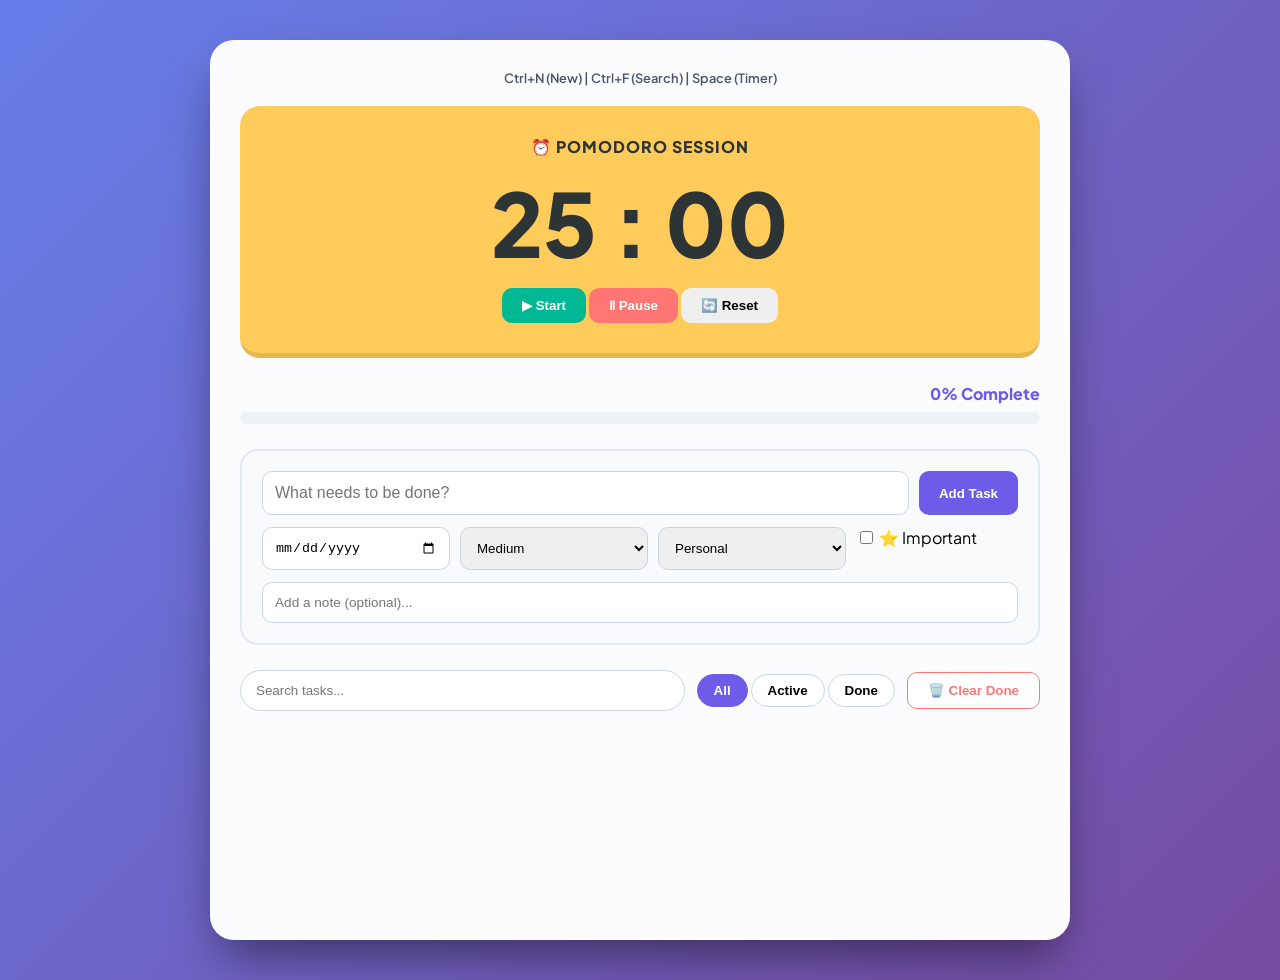
<file: index.html>
<!DOCTYPE html>
<html lang="en">
<head>
    <meta charset="UTF-8">
    <meta name="viewport" content="width=device-width, initial-scale=1.0">
    <title>Pro Task & Timer</title>
    <link rel="stylesheet" href="style.css">
    <link href="https://fonts.googleapis.com/css2?family=Plus+Jakarta+Sans:wght@400;600;800&display=swap" rel="stylesheet">
</head>
<body>

<div class="app-container">
    <div class="shortcut-strip">
        <span>Ctrl+N (New)</span> | <span>Ctrl+F (Search)</span> | <span>Space (Timer)</span>
    </div>

    <div class="timer-card">
        <div class="timer-label">⏰ Pomodoro Session</div>
        <div id="timer-display">25 : 00</div>
        <div class="timer-controls">
            <button class="btn btn-start" id="start-btn">▶ Start</button>
            <button class="btn btn-pause" id="pause-btn">Ⅱ Pause</button>
            <button class="btn btn-reset" id="reset-btn">🔄 Reset</button>
        </div>
    </div>

    <div class="progress-section">
        <div class="progress-meta">
            <span id="progress-text">0% Complete</span>
        </div>
        <div class="progress-track"><div id="progress-fill"></div></div>
    </div>

    <div class="input-card">
        <div class="input-row">
            <input type="text" id="task-name" placeholder="What needs to be done?">
            <button class="btn btn-primary" id="add-task-btn">Add Task</button>
        </div>
        <div class="input-row secondary">
            <input type="date" id="task-date">
            <select id="task-priority">
                <option value="Low">Low Priority</option>
                <option value="Medium" selected>Medium</option>
                <option value="High">High Priority</option>
            </select>
            <select id="task-category">
                <option value="Personal">Personal</option>
                <option value="Work">Work</option>
                <option value="Study">Study</option>
            </select>
            <label class="star-label">
                <input type="checkbox" id="task-important"> ⭐ Important
            </label>
        </div>
        <input type="text" id="task-note" placeholder="Add a note (optional)..." class="note-input">
    </div>

    <div class="action-bar">
        <div class="search-box">
            <input type="text" id="searchInput" placeholder="Search tasks...">
        </div>
        <div class="filter-pills">
            <button class="pill active" data-filter="all">All</button>
            <button class="pill" data-filter="active">Active</button>
            <button class="pill" data-filter="completed">Done</button>
        </div>
        <button class="btn btn-danger" id="clear-completed-btn">🗑️ Clear Done</button>
    </div>

    <ul id="task-list" class="task-list"></ul>
</div>

<script src="script.js"></script>
</body>
</html>
</file>
<file: style.css>
:root {
    --bg-grad: linear-gradient(135deg, #667eea 0%, #764ba2 100%);
    --timer-yellow: #ffcc5c;
    --accent-purple: #6c5ce7;
    --success-green: #00b894;
    --danger-red: #ff7675;
    --white: #ffffff;
}

body {
    font-family: 'Plus Jakarta Sans', sans-serif;
    background: var(--bg-grad); /* Vibrant Background from your recording */
    margin: 0; padding: 40px 20px;
    display: flex; justify-content: center; min-height: 100vh;
}

.app-container {
    width: 100%; max-width: 800px;
    background: rgba(255, 255, 255, 0.98);
    padding: 30px; border-radius: 24px;
    box-shadow: 0 25px 50px -12px rgba(0, 0, 0, 0.5);
}

.shortcut-strip { text-align: center; font-size: 0.8rem; font-weight: 600; color: #4a5568; margin-bottom: 20px; }

/* Timer Section */
.timer-card {
    background: var(--timer-yellow);
    padding: 30px; border-radius: 20px; text-align: center;
    margin-bottom: 25px; border-bottom: 5px solid rgba(0,0,0,0.1);
}
.timer-label { font-weight: 800; text-transform: uppercase; color: #2d3436; letter-spacing: 1px; }
#timer-display { font-size: 5.5rem; font-weight: 800; color: #2d3436; margin: 10px 0; }

/* Progress Bar */
.progress-section { margin-bottom: 25px; }
.progress-meta { font-weight: 800; color: var(--accent-purple); margin-bottom: 8px; text-align: right; }
.progress-track { background: #edf2f7; height: 12px; border-radius: 10px; overflow: hidden; }
#progress-fill { background: var(--success-green); width: 0%; height: 100%; transition: 0.5s ease; }

/* Input Box */
.input-card { background: #f8fafc; padding: 20px; border-radius: 18px; border: 2px solid #e2e8f0; }
.input-row { display: flex; gap: 10px; margin-bottom: 12px; }
.input-row.secondary > * { flex: 1; }
input, select { padding: 12px; border-radius: 10px; border: 1px solid #cbd5e1; outline: none; }
#task-name { flex: 3; font-size: 1rem; }
.note-input { width: 100%; box-sizing: border-box; background: white; font-size: 0.85rem; }

/* Action Bar & Filters */
.action-bar { display: flex; align-items: center; gap: 12px; margin: 25px 0; flex-wrap: wrap; }
.search-box { flex: 1; min-width: 200px; }
.search-box input { width: 100%; box-sizing: border-box; border-radius: 30px; padding-left: 15px; }
.pill { background: white; border: 1px solid #cbd5e1; padding: 8px 16px; border-radius: 20px; cursor: pointer; font-weight: 600; }
.pill.active { background: var(--accent-purple); color: white; border-color: var(--accent-purple); }

/* Task List */
.task-list { list-style: none; padding: 0; }
.task-item {
    background: white; margin-bottom: 10px; padding: 15px;
    border-radius: 12px; display: flex; justify-content: space-between; align-items: center;
    border: 1px solid #e2e8f0; border-left: 6px solid var(--accent-purple);
}
.task-item.completed { border-left-color: var(--success-green); background: #f0fff4; opacity: 0.7; }
.task-item.completed span { text-decoration: line-through; }

/* Global Buttons */
.btn { border: none; padding: 10px 20px; border-radius: 10px; cursor: pointer; font-weight: 700; transition: 0.2s; }
.btn-start { background: var(--success-green); color: white; }
.btn-pause { background: #ff7675; color: white; }
.btn-primary { background: var(--accent-purple); color: white; }
.btn-danger { background: white; color: var(--danger-red); border: 1px solid var(--danger-red); }
</file>
